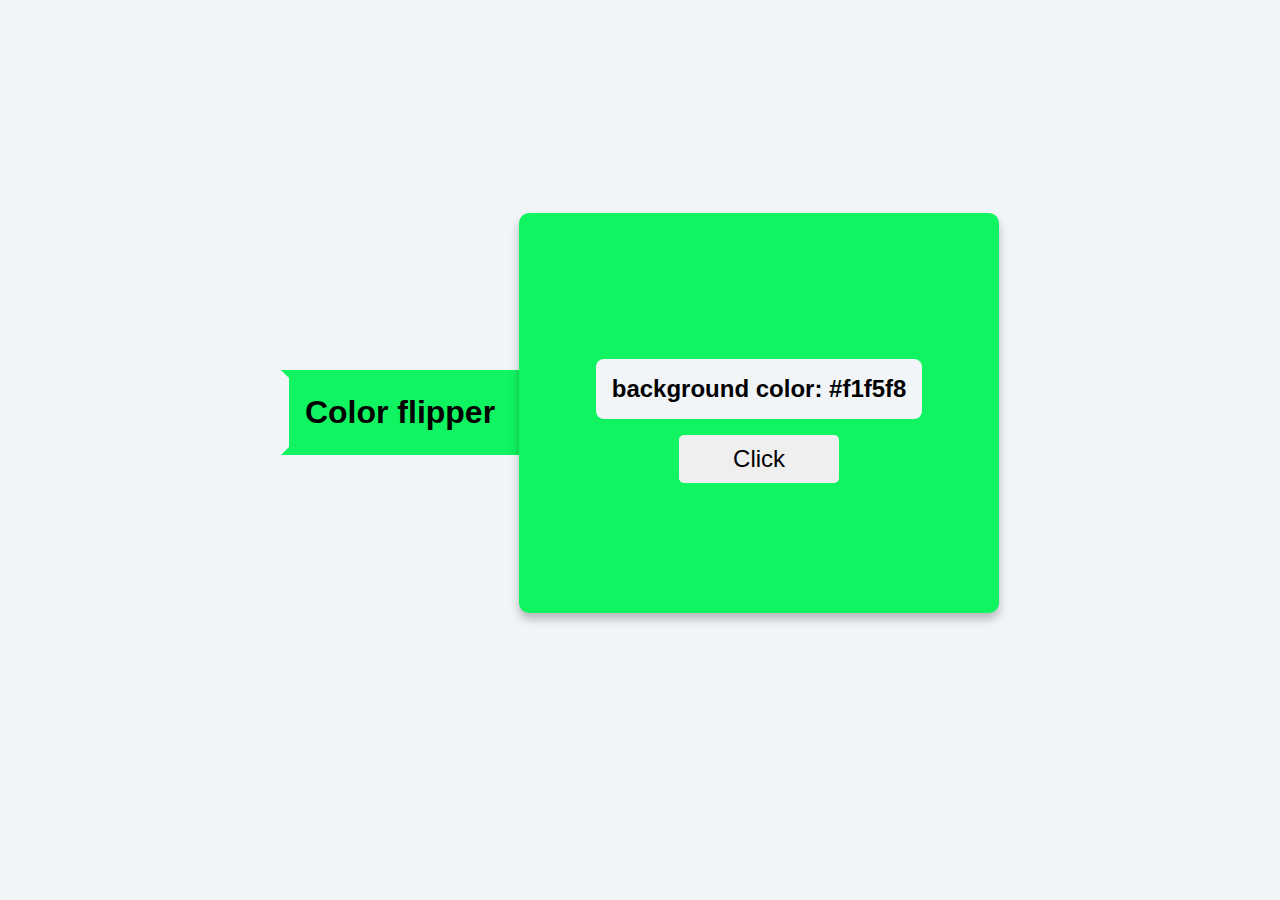
<file: Color flipper/index.html>
<!DOCTYPE html>
<html lang="en">

<head>
    <meta charset="UTF-8">
    <meta http-equiv="X-UA-Compatible" content="IE=edge">
    <meta name="viewport" content="width=device-width, initial-scale=1.0">
    <title>Color Flipper</title>
    <link rel="stylesheet" href="./assets/styles/style.css">
    <script src="./assets/scripts/main.js" defer></script>
</head>

<body>
    <nav class="nav-center">
        <h4>Color flipper</h4>
    </nav>
    <main>
        <div class="container">
            <h2>background color: <span class="color">#f1f5f8</span></h2>
            <button class="btn btn-hero" id="btn">Click</button>
        </div>
    </main>
</body>

</html>
</file>
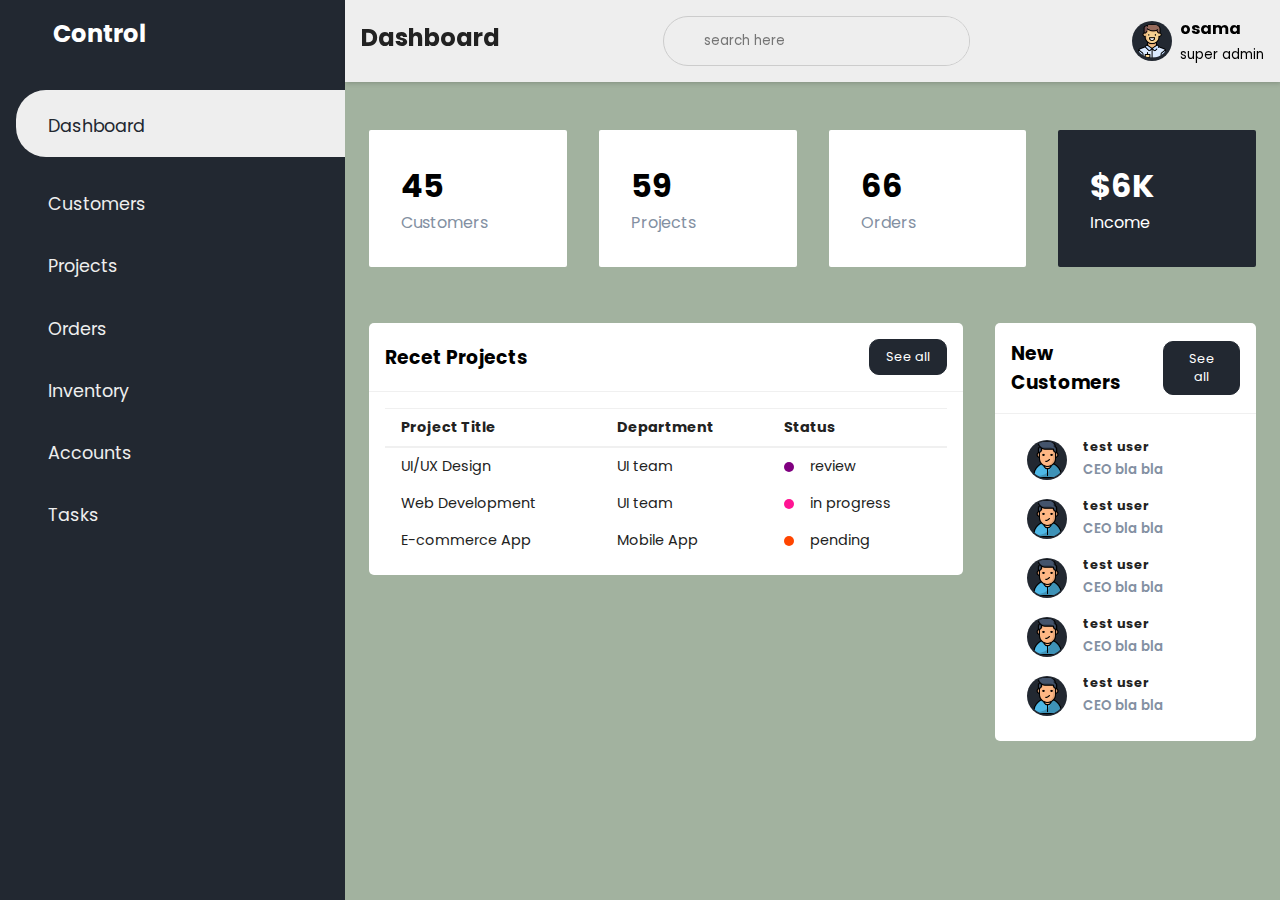
<file: dashboard/index.html>
<!DOCTYPE html>
<html lang="en">
<head>
    <meta charset="UTF-8">
    <meta http-equiv="X-UA-Compatible" content="IE=edge">
    <meta name="viewport" content="width=device-width, initial-scale=1.0">
    <!-- main css file -->
    <link rel="stylesheet" href="css/style.css">
    <!-- line awesome -->
    <link rel="stylesheet" href="https://maxst.icons8.com/vue-static/landings/line-awesome/line-awesome/1.3.0/css/line-awesome.min.css">    <title>DASHBOARD</title>
</head>
<body>
    <!-- start sidebar -->
    <input type="checkbox"  id="nav-toggle">
    <div class="sidebar">
        <div class="sidebar-brand">
            <h2><span class="las la-campground"></span> <span>Control</span></h2>
        </div>
        <div class="sidebar-menu">
            <ul>
                <li>
                    <a href="" class="active">
                        <span class="las la-igloo" ></span> 
                        <span>Dashboard</span>
                    </a>
                </li>
                <li>
                    <a href="">
                        <span class="las la-users"></span> 
                        <span>Customers</span>
                    </a>
                </li>
                <li>
                    <a href="">
                        <span class="las la-clipboard-list"></span> 
                        <span>Projects</span>
                    </a>
                </li>
                <li>
                    <a href="">
                        <span class="las la-shopping-bag"></span> 
                        <span>Orders</span>
                    </a>
                </li>
                <li>
                    <a href="">
                        <span class="las la-receipt"></span> 
                        <span>Inventory</span>
                    </a>
                </li>
                <li>
                    <a href="">
                        <span class="las la-user-circle"></span> 
                        <span>Accounts</span>
                    </a>
                </li>
                <li>
                    <a href="">
                        <span class="las la-clipboard-list"></span> 
                        <span>Tasks</span>
                    </a>
                </li>
            </ul>
        </div>
    </div>
    <!-- end sidebar -->

    <!-- start main content -->
    <div class="main-content">
        <header>
            <h2>
                <label for="nav-toggle">
                    <span class="las la-bars"></span>
                </label>
                Dashboard
            </h2>
            <div class="search-wrapper">
                <span class="las la-search"></span>
                <input type="search" placeholder="search here" id="">
            </div>
            <div class="user-wrapper">
                <img src="img/avatar.png" alt="avatar" width="40px" height="40px">
                <div>
                    <h4>osama</h4>
                    <small>super admin</small>
                </div>
            </div>
        </header>
        <main>
            <div class="cards">
                <div class="single-card">
                    <div>
                        <h1>45</h1>
                        <span>Customers</span>
                    </div>
                    <div>
                        <span class="las la-users"></span>
                    </div>
                </div>
                <div class="single-card">
                    <div>
                        <h1>59</h1>
                        <span>Projects</span>
                    </div>
                    <div>
                        <span class="las la-clipboard"></span>
                    </div>
                </div>
                <div class="single-card">
                    <div>
                        <h1>66</h1>
                        <span>Orders</span>
                    </div>
                    <div>
                        <span class="las la-shopping-bag"></span>
                    </div>
                </div>
                <div class="single-card">
                    <div>
                        <h1>$6K</h1>
                        <span>Income</span>
                    </div>
                    <div>
                        <span class="las la-wallet"></span>
                    </div>
                </div>
            </div>
            <div class="recent-grid">
                <div class="projects">
                    <div class="card">
                        <div class="card-header">
                            <h3>Recet Projects</h3>
                            <button>See all <span class="las la-arrow-right"></span></button>
                        </div>
                        <div class="card-body">
                            <div class="table-responsive">
                                <table width="100%">
                                    <thead>
                                        <tr>
                                            <td>Project Title</td>
                                            <td>Department  </td>
                                            <td>Status</td>
                                        </tr>
                                    </thead>
                                    <tbody>
                                        <tr>
                                            <td>UI/UX Design</td>
                                            <td>UI team</td>
                                            <td><span class="status purple"></span>review</td>
                                        </tr>
                                        <tr>
                                            <td>Web Development</td>
                                            <td>UI team</td>
                                            <td><span class="status pink"></span>in progress</td>
                                        </tr>
                                        <tr>
                                            <td>E-commerce App</td>
                                            <td>Mobile App</td>
                                            <td><span class="status orange"></span>pending</td>
                                        </tr>
                                    </tbody>
                                </table>
    
                            </div>
                        </div>
                    </div>
                </div>
                <div class="customers">
                    <div class="card">
                        <div class="card-header">
                            <h3>New Customers</h3>
                            <button>See all <span class="las la-arrow-right"></span></button>
                        </div>
                        <div class="card-body">
                            <div class="customer">
                                <div class="info">
                                    <img src="img/man-avatar.png" alt="customer" width="40px" height="40px">
                                    <div>
                                        <h4>test user</h4>
                                        <small>CEO bla bla</small>
                                    </div>
                                </div>
                                <div class="contact">
                                    <span class="las la-user-circle"></span>
                                    <span class="las la-comment"></span>
                                    <span class="las la-phone"></span>
                                </div>
                            </div>
                            <div class="customer">
                                <div class="info">
                                    <img src="img/man-avatar.png" alt="customer" width="40px" height="40px">
                                    <div>
                                        <h4>test user</h4>
                                        <small>CEO bla bla</small>
                                    </div>
                                </div>
                                <div class="contact">
                                    <span class="las la-user-circle"></span>
                                    <span class="las la-comment"></span>
                                    <span class="las la-phone"></span>
                                </div>
                            </div>
                            <div class="customer">
                                <div class="info">
                                    <img src="img/man-avatar.png" alt="customer" width="40px" height="40px">
                                    <div>
                                        <h4>test user</h4>
                                        <small>CEO bla bla</small>
                                    </div>
                                </div>
                                <div class="contact">
                                    <span class="las la-user-circle"></span>
                                    <span class="las la-comment"></span>
                                    <span class="las la-phone"></span>
                                </div>
                            </div>
                            <div class="customer">
                                <div class="info">
                                    <img src="img/man-avatar.png" alt="customer" width="40px" height="40px">
                                    <div>
                                        <h4>test user</h4>
                                        <small>CEO bla bla</small>
                                    </div>
                                </div>
                                <div class="contact">
                                    <span class="las la-user-circle"></span>
                                    <span class="las la-comment"></span>
                                    <span class="las la-phone"></span>
                                </div>
                            </div>
                            <div class="customer">
                                <div class="info">
                                    <img src="img/man-avatar.png" alt="customer" width="40px" height="40px">
                                    <div>
                                        <h4>test user</h4>
                                        <small>CEO bla bla</small>
                                    </div>
                                </div>
                                <div class="contact">
                                    <span class="las la-user-circle"></span>
                                    <span class="las la-comment"></span>
                                    <span class="las la-phone"></span>
                                </div>
                            </div>
                        </div>
                    </div>
                </div>
            </div>
        </main>
    </div>
    <!-- end main content -->
    <!-- recent flex -->
   
</body>
</html>
</file>
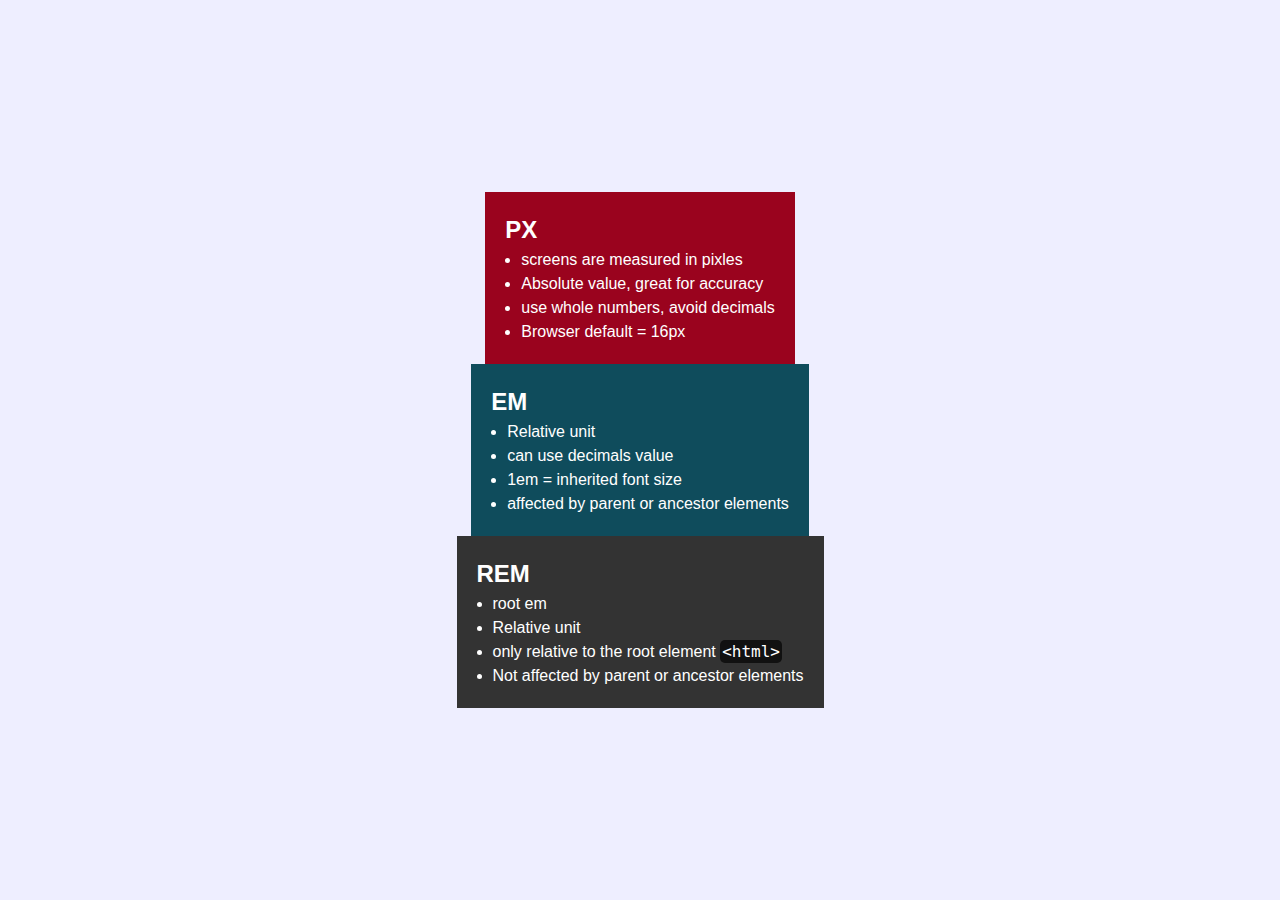
<file: difference-between-px,-rm-and-rem/index.html>
<!DOCTYPE html>
<html lang="en" dir="ltr">
  <head>
    <meta charset="utf-8">
    <title>TEST</title>
    <link rel="stylesheet" href="css/style.css">
  </head>
  <body>
    <main class="container">
      <div class="px">
        <h2>PX</h2>
        <ul>
          <li>screens are measured in pixles</li>
          <li>Absolute value, great for accuracy</li>
          <li>use whole numbers, avoid decimals</li>
          <li>Browser default = 16px</li>
        </ul>
      </div>
      <div class="em">
        <h2>EM</h2>
        <ul>
          <li>Relative unit</li>
          <li>can use decimals value</li>
          <li>1em = inherited font size</li>
          <li> affected by parent or ancestor elements</li>
        </ul>
      </div>
      <div class="rem">
        <h2>REM</h2>
        <ul>
          <li>root em</li>
          <li>Relative unit</li>
          <li>only relative to the root element <code>&lt;html&gt;</code></li>
          <li>Not affected by parent or ancestor elements</li>
        </ul>
      </div>
    </main>
  </body>
</html>
</file>
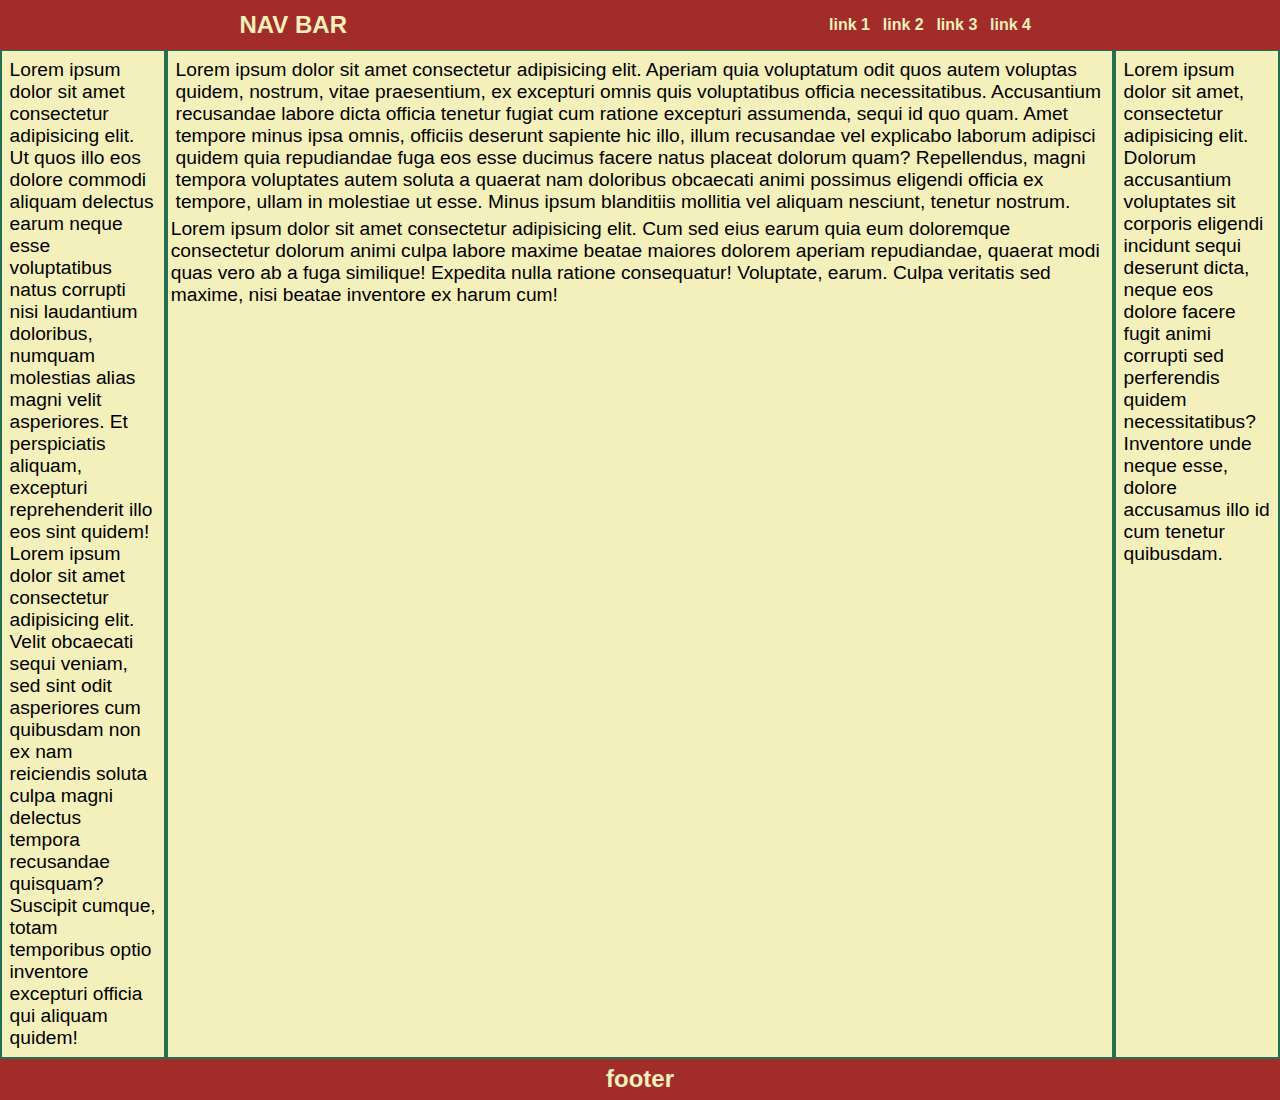
<file: flex-box/index.html>
<!DOCTYPE html>
<html lang="en">

<head>
    <meta charset="UTF-8">
    <meta http-equiv="X-UA-Compatible" content="IE=edge">
    <meta name="viewport" content="width=device-width, initial-scale=1.0">
    <link rel="stylesheet" href="style.css">
    <title>Document</title>
</head>

<body>
    <div class="content">
        <header>
            <h2>NAV BAR</h2>
            <nav>
                <ul>
                    <li><a href="#">link 1</a></li>
                    <li><a href="#">link 2</a></li>
                    <li><a href="#">link 3</a></li>
                    <li><a href="#">link 4</a></li>
                </ul>
            </nav>
        </header>
        <main>
            <aside class="one">
                <p>Lorem ipsum dolor sit amet consectetur adipisicing elit. Ut quos illo eos dolore commodi aliquam
                    delectus earum neque esse voluptatibus natus corrupti nisi laudantium doloribus, numquam molestias
                    alias magni velit asperiores. Et perspiciatis aliquam, excepturi reprehenderit illo eos sint quidem!
                    Lorem ipsum dolor sit amet consectetur adipisicing elit. Velit obcaecati sequi veniam, sed sint odit
                    asperiores cum quibusdam non ex nam reiciendis soluta culpa magni delectus tempora recusandae
                    quisquam? Suscipit cumque, totam temporibus optio inventore excepturi officia qui aliquam quidem!
                </p>
            </aside>
            <article>
                <p>Lorem ipsum dolor sit amet consectetur adipisicing elit. Aperiam quia voluptatum odit quos autem
                    voluptas quidem, nostrum, vitae praesentium, ex excepturi omnis quis voluptatibus officia
                    necessitatibus. Accusantium recusandae labore dicta officia tenetur fugiat cum ratione excepturi
                    assumenda, sequi id quo quam. Amet tempore minus ipsa omnis, officiis deserunt sapiente hic illo,
                    illum recusandae vel explicabo laborum adipisci quidem quia repudiandae fuga eos esse ducimus facere
                    natus placeat dolorum quam? Repellendus, magni tempora voluptates autem soluta a quaerat nam
                    doloribus obcaecati animi possimus eligendi officia ex tempore, ullam in molestiae ut esse. Minus
                    ipsum blanditiis mollitia vel aliquam nesciunt, tenetur nostrum.</p>
                Lorem ipsum dolor sit amet consectetur adipisicing elit. Cum sed eius earum quia eum doloremque
                consectetur dolorum animi culpa labore maxime beatae maiores dolorem aperiam repudiandae, quaerat modi
                quas vero ab a fuga similique! Expedita nulla ratione consequatur! Voluptate, earum. Culpa veritatis sed
                maxime, nisi beatae inventore ex harum cum!
            </article>
            <aside class="two">
                <p>
                    Lorem ipsum dolor sit amet, consectetur adipisicing elit. Dolorum accusantium voluptates sit
                    corporis eligendi incidunt sequi deserunt dicta, neque eos dolore facere fugit animi corrupti sed
                    perferendis quidem necessitatibus? Inventore unde neque esse, dolore accusamus illo id cum tenetur
                    quibusdam.
                </p>
            </aside>
        </main>
        <footer>
            <h2>footer</h2>
        </footer>
    </div>
</body>

</html>
</file>
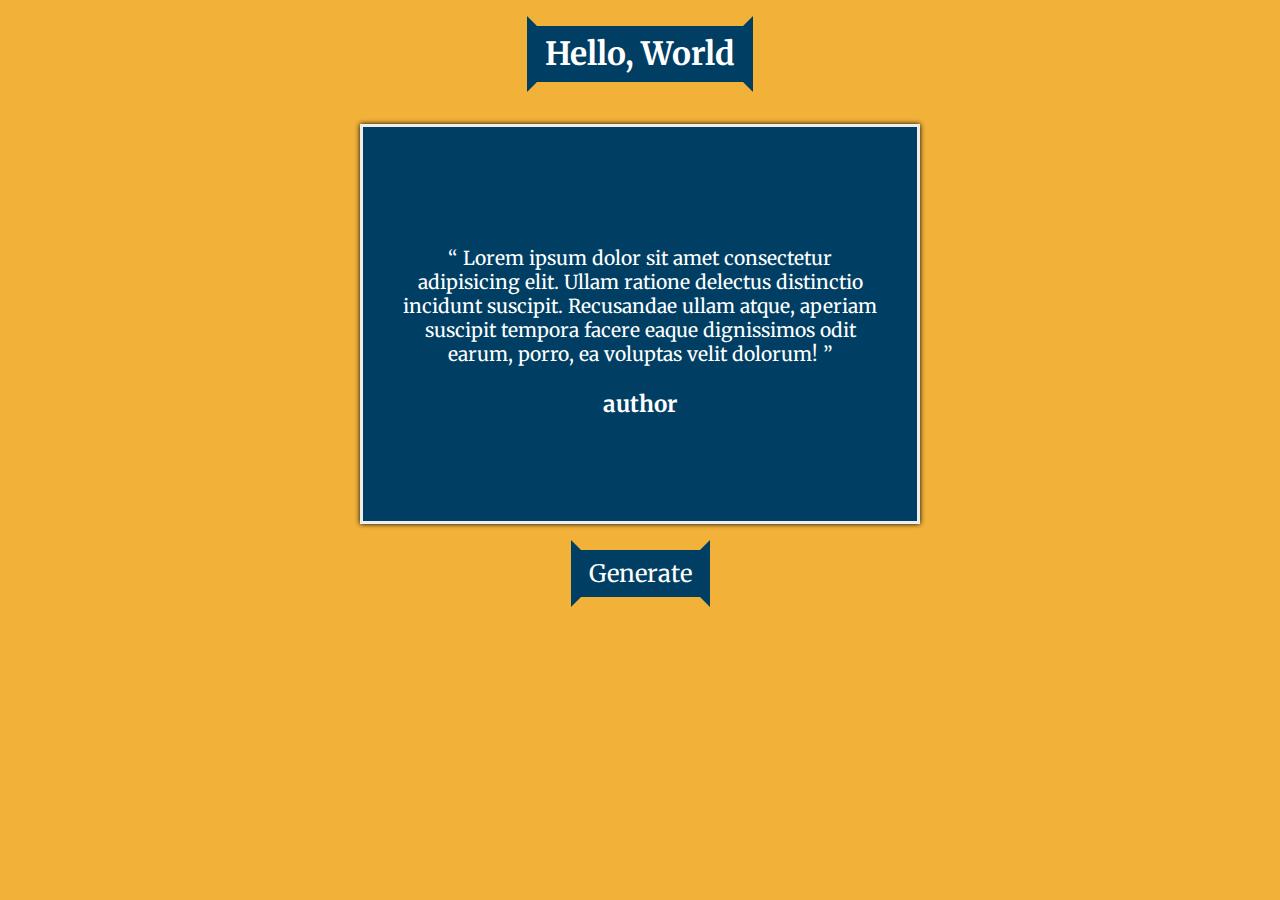
<file: Random Qoute Generator/index.html>
<!DOCTYPE html>
<html lang="en">

<head>
    <meta charset="UTF-8">
    <meta http-equiv="X-UA-Compatible" content="IE=edge">
    <meta name="viewport" content="width=device-width, initial-scale=1.0">
    <link rel="stylesheet" href="style.css">
    <script src="main.js" defer></script>
    <title>Random Qoute Generator</title>
</head>

<body>
    <h1>Hello, World</h1>
    <div class="content">

        <div class="qoute">
            <q id="q">
                Lorem ipsum dolor sit amet consectetur adipisicing elit. Ullam ratione delectus distinctio incidunt
                suscipit. Recusandae ullam atque, aperiam suscipit tempora facere eaque dignissimos odit earum, porro,
                ea voluptas velit dolorum!
            </q>
            <h3 id="a">
                author</h3>
        </div>
        <button id="generate">Generate</button>
    </div>
</body>

</html>
</file>
<file: Color flipper/assets/styles/style.css>
*,
::after,
::before {
    margin: 0;
    padding: 0;
    box-sizing: border-box;
}
*::selection {
    color: var(--body-back-color);
    background-color: var(--nav-back-color);
}
:root {
    --body-back-color: #f1f5f8;
    --nav-back-color: #10f461;
    --nav-height: 75px;
}
body {
    background-color: var(--body-back-color);
    font-family: -apple-system, BlinkMacSystemFont, "Segoe UI", Roboto,
        Helvetica, Arial, sans-serif, "Apple Color Emoji", "Segoe UI Emoji",
        "Segoe UI Symbol";
    display: flex;
    justify-content: center;
    align-items: center;
}
nav {
    background-color: var(--nav-back-color);
    padding: 1rem;
    font-size: 2rem;
    /* border-radius: 0.8rem 0 0 0.8rem; */
    border: 0.5rem solid var(--body-back-color);
    border-color: transparent transparent transparent var(--body-back-color);
}
main {
    height: calc(100vh - var(--nav-height));
    display: flex;
    justify-content: center;
    align-items: center;
}
.container {
    display: flex;
    flex-direction: column;
    justify-content: center;
    align-items: center;
    background: var(--nav-back-color);
    min-width: 30rem;
    min-height: 25rem;
    border-radius: 10px;
    box-shadow: 0px 6px 10px rgba(0, 0, 0, 0.25);
    transition: all 0.2s;
}
.container:hover {
    box-shadow: 0px 6px 10px rgba(0, 0, 0, 0.4);
    transform: scale(1.01);
}
.container h2 {
    background-color: var(--body-back-color);
    padding: 1rem;
    border-radius: 0.5rem;
    margin: 1rem;
}
button {
    width: 10rem;
    height: 3rem;
    font-size: 1.5rem;
    border: none;
    border-radius: 0.3rem;
}
button:hover {
    cursor: pointer;
    background-color: #010;
    color: white;
}
</file>
<file: dashboard/css/style.css>
@import url('https://fonts.googleapis.com/css2?family=Poppins:ital,wght@0,300;0,400;0,500;0,600;1,300;1,400;1,500;1,600&display=swap');

:root{
    --main-color:#222831;
    --color-dark:#1D2213;
    --text-grey:#8390A2;
}

*{
    margin: 0;
    padding: 0;
    box-sizing: border-box;
    list-style-type: none;
    text-decoration: none;
    font-family: 'Poppins', sans-serif;
}
.sidebar{
    width: 345px;
    height: 100%;
    position: fixed;
    left: 0;
    top: 0;
    background-color: var(--main-color);
    overflow: hidden;
    z-index: 100;
    transition: all 300ms;
 
}
.sidebar-brand{
    height: 90px;
    padding: 1rem 0rem 1rem 2rem;
    color: #fff;
}
.sidebar-brand span{
    display: inline-block;
    padding-right: 1rem;
}
.sidebar-menu li{
    width: 100%;
    margin-bottom: 1.7rem;
    padding-left: 1rem;
}
.sidebar-menu a{
    display: block;
    padding-left: 1rem;
    color: #eee;
    font-size: 1.1rem;
}
.sidebar-menu a span:first-child{
    font-size: 1.5rem;
    padding-right: 1rem;
}
#nav-toggle:checked + .sidebar{
    width: 70px;
}
#nav-toggle:checked + .sidebar .sidebar-brand h2 span:last-child,
#nav-toggle:checked + .sidebar li a span:last-child{
    display: none;
}

.sidebar-menu a.active{
    background: #eee;
    color: var(--main-color);
    border-radius: 30px 0 0 30px;
    padding-top: 1rem;
    padding-bottom: 1rem ;
}
#nav-toggle:checked ~ .main-content{
    margin-left:  70px;
}
.main-content{
    margin-left: 345px;
    transition: margin-left 300ms;
}

#nav-toggle:checked ~ .main-content header{
    left: 70px;
    width: calc(100% - 70px);
}
header
{
    display: flex;
    justify-content: space-between;
    padding: 1rem;
    box-shadow: 1px 1px 5px rgba(0, 0, 0, .2);
    position: fixed;
    left:345px;
    top: 0;
    width: calc(100% - 345px);
    z-index: 100;
    background-color: #eee;
    transition: width 300ms;

}
#nav-toggle{
    cursor: pointer;
    display: none;
}
header h2{
    color: #222;
}
header span{
    font-size: 1.7rem;
    padding-right: 1rem 1.5rem;
}
.search-wrapper{
    border: 1px solid #ccc;
    border-radius: 30px;
    height: 50px;
    display: flex;
    align-items: center;
    overflow-x: hidden;
}
.search-wrapper span{
    display: inline-block;
    padding: 0rem 1rem;
    font-size: 1.5rem;
}
.search-wrapper input{
    height: 100%;
    outline: none;
    border: none;
    padding: .5rem;
    background-color: #eee;

}
.user-wrapper{
    display: flex;
    align-items: center;
}
.user-wrapper img{
    border-radius: 50%;
    margin-right: .5rem;
    padding: .2rem;
    background-color: var(--main-color);
}
main{
    margin-top: 82px;
    background-color: #A2B29F;
    min-height: calc(100vh - 82px);
    padding: 2rem 1.5rem;

}
.cards{
    display: grid;
    grid-template-columns: repeat(4,1fr);
    grid-gap: 2rem;
    margin-top: 1rem;
  
}
.single-card{
    display: flex;
    justify-content: space-between;
    background-color: #fff;
    padding: 2rem;
    border-radius: 2px;
}
.single-card div:first-child span{
    color: var(--text-grey);
}
.single-card div:last-child span{
    color: var(--main-color);
    font-size: 3rem;
}

.single-card:last-child{
    background: var(--main-color);
}
.single-card:last-child h1,
.single-card:last-child div:last-child span,
.single-card:last-child div:first-child span{
    color: #fff;
}
.recent-grid{
    margin-top: 3.5rem;
    display: grid;
    grid-template-columns: 67% auto;
    grid-gap: 2rem;
}
.card{
    background-color: #fff;
    border-radius: 5px;
}
.card-header,.card-body{
    padding: 1rem;
}
.card-header{
    display: flex;
    justify-content: space-between;
    align-items: center;
    border-bottom: 1px solid #f0f0f0;
}
.card-header button{
    background-color: var(--main-color);
    border-radius: 10px;
    color: #fff;
    font-size: .8rem;
    padding: .5rem 1rem;
    border: 1px solid var(--main-color);
}
table{
    border-collapse:collapse ;
}
thead tr{
    border-top: 1px solid #f0f0f0;
    border-bottom: 2px solid #f0f0f0;
}
thead td{
    font-weight: 700;
}
td{

    padding: .5rem 1rem;
    font-size: .9rem;
    color: #222;
}
tr td:last-child{
    display: flex;
    align-items: center;
}
td .status{
    display: inline-block;
    height: 10px;
    width: 10px;
    border-radius: 50%;
    margin-right: 1rem;
}
.status.purple{
    background-color: purple;
}
.status.pink{
    background-color: deeppink;
}
.status.orange{
    background-color: orangered;
}
.table-responsive{
    width: 100%;
    overflow-x: auto;
}
.customer{
    display: flex;
    justify-content: space-between;
    align-items: center;
    padding: .5rem 1rem;
}
.info{
    display: flex;
    align-items: center;
}
.info img{
    background-color: var(--main-color);
    border-radius: 50%;
    padding: .1rem;
    margin-right: 1rem;
}
.info h4{
    font-size: .8rem;
    font-weight: 700;
    color: #222;
}
.info small{
    font-weight: 600;
    color: var(--text-grey);
}
.contact span{
    font-size: 1.5rem;
    display: inline-block;
    color: var(--main-color);
    margin-left: .5rem;
}
@media only screen and (max-width:1200px) {
    .sidebar{
        width: 70px;
    }
    .sidebar .sidebar-brand, .sidebar li{
        padding-left: 1rem;
        text-align: center;
    }
    .sidebar li  a{
        padding-left: 0rem;
    }
    .sidebar .sidebar-brand h2 span:last-child,
    .sidebar li a span:last-child{
        display: none;
    }
    .main-content{
        margin-left:  70px;
    }
    .main-content header{
        left: 70px;
        width: calc(100% - 70px);
    }
    .sidebar:hover{
        width: 345px;
        z-index: 200;
    }
    .sidebar:hover .sidebar-brand, .sidebar:hover li{
        padding-left: 2rem;
        text-align: left;
    }
    .sidebar:hover li  a{
        padding-left: 1rem;
    }
    .sidebar:hover .sidebar-brand h2 span:last-child,
    .sidebar:hover li a span:last-child{
        display: inline;
    }
    
}
@media only screen and (max-width:960px) {
    .cards{
        grid-template-columns: repeat(3,1fr);
    }
    .recent-grid{
        grid-template-columns: 60% 40%;
    }
    
}
@media only screen and (max-width:768px) {
    .cards{
        grid-template-columns: repeat(2,1fr);
    }
    .recent-grid{
        grid-template-columns: 100%;
    }
    .search-wrapper{
        display: none;
    }
    .sidebar{
        left: -100% !important;
    }
    header h2 label{
        display: inline-block;
        background-color: var(--main-color);
        color: #eee;
        text-align: center;
        margin-left: 1rem;
        padding: .3rem;
        width: 40px;
        height: 40px;
        border-radius: 50%;
    }
    header h2{
        font-size: 1rem;
    }
    
    .main-content{
        width: 100%;
        margin-left: 0rem;
    }
    header{
        width: 100% !important;
        left: 0 !important;
    }
    #nav-toggle:checked + .sidebar{
        left: 0 !important;
        z-index: 100;
        width: 345px;
    }
  
    #nav-toggle:checked +.sidebar .sidebar-brand, 
    #nav-toggle:checked +.sidebar li{
        padding-left: 2rem;
        text-align: left;
    }
    #nav-toggle:checked + .sidebar li  a{
        padding-left: 1rem;
    }
    #nav-toggle:checked +.sidebar .sidebar-brand h2 span:last-child,
    #nav-toggle:checked +.sidebar li a span:last-child{
        display: inline;
    }

    #nav-toggle:checked ~ .main-content{
        margin-left: 0rem !important;
    }
    
}
@media only screen and (max-width:560px) {
    .cards{
        grid-template-columns: 100%;
    }
}
</file>
<file: difference-between-px,-rm-and-rem/css/style.css>
*{
  margin: 0;
  padding: 0;
  box-sizing: border-box;
}
:root{
  --pxBackColor:#9a031e;
  --rmBackColor:#0f4c5c;
  --remBackColor:#333;
}
html{
  /* font-size: 20px; */
}
body{
  background-color: #eef;
  font-family: sans-serif;
}
.container{
  display: flex;
  flex-direction: column;
  align-items: center;
  justify-content:center;
  height: 100vh;
  color: #fff;
  line-height: 1.5;
  /* font-size: 20px; */
}
.container div{
  padding: 20px;
}
ul{
  margin-left: 16px;
}
.px{
  background-color: var(--pxBackColor);
  font-size: 16px;
}
.em{
  background-color: var(--rmBackColor);
  font-size: 1em;
}
.rem{
  background-color: var(--remBackColor);
  font-size: 1rem;
}
code{
  background-color: #111;
  border-radius: 5px;
  padding: 2px;
  color: #fff;
}
</file>
<file: flex-box/style.css>
:root {
    --backColor: #226f54;
    --divBackColor: #f4f0bb;
    --txtColor: #000;
    --headBackColor: #a22c29;
}
html {
    box-sizing: border-box;
    margin: 0;
    padding: 0;
}
*,
*::after,
*::before {
    box-sizing: inherit;
    margin: inherit;
    padding: inherit;
}

body {
    background-color: var(--backColor);
    color: var(--txtColor);
    font-family: sans-serif;
}
.content {
    height: 100vh;
    display: flex;
    flex-flow: column;
    justify-content: space-between;
}
header,
footer {
    background-color: var(--headBackColor);
    color: var(--divBackColor);
    padding: 0.2rem;
    text-align: center;
}
header {
    display: flex;
    justify-content: space-around;
    align-items: center;
}
ul {
    list-style: none;
    display: flex;
}
a {
    color: var(--divBackColor);
    font-weight: bold;
    text-decoration: none;
    display: inline-block;
}
a:hover {
    color: rgb(244, 240, 187, 0.5);
    transform: scale(1.5);
}
main {
    display: flex;
    font-size: 1.2rem;
    flex: 3;
}
main > * {
    margin: 0.1rem;
    padding: 0.2rem;
    flex: 1;
    background-color: var(--divBackColor);
}
article {
    flex: 6;
}
</file>
<file: Random Qoute Generator/style.css>
@import url("https://fonts.googleapis.com/css2?family=Merriweather:ital,wght@0,300;0,400;0,700;1,400;1,700&display=swap");
:root {
    --background-color: #f2b138;
    --qoute-background-color: #003f63;
    --text-color: #fff;
}
* {
    box-sizing: border-box;
    margin: 0;
    padding: 0;
    font-family: "Merriweather", serif;
}
*::selection {
    background-color: var(--background-color);
    color: var(--qoute-background-color);
}
body {
    background-color: var(--background-color);
    color: var(--text-color);
    display: flex;
    flex-direction: column;
    align-items: center;
}
h1 {
    background-color: var(--qoute-background-color);
    text-align: center;
    margin: 1rem;
    padding: 0.5rem;
    border: 10px solid var(--text-color);
    border-color: var(--background-color) transparent;
}

.content {
    display: flex;
    flex-direction: column;
    align-items: center;
    justify-content: center;
}
.qoute {
    display: flex;
    width: 35rem;
    height: 25rem;
    margin: 1rem;
    padding: 1rem;
    background-color: var(--qoute-background-color);
    flex-direction: column;
    justify-content: center;
    align-items: center;
    border: 3px solid #eee;
    box-shadow: 0px 0px 5px #000;
    font-size: 1.2rem;
}
q {
    margin: 1rem 1rem 1.5rem 1rem;
    text-align: center;
}
button {
    background-color: var(--qoute-background-color);
    font-size: 1.5rem;
    color: var(--text-color);
    padding: 0.5rem;
    outline: none;
    border: 10px solid var(--text-color);
    border-color: var(--background-color) transparent;
}
button:hover {
    background-color: var(--background-color);
    color: var(--qoute-background-color);
    /* border-color: var(--text-color); */
    cursor: pointer;
}
@media only screen and (max-width: 600px) {
    .qoute {
        width: auto;
        height: auto;
    }
}
</file>
